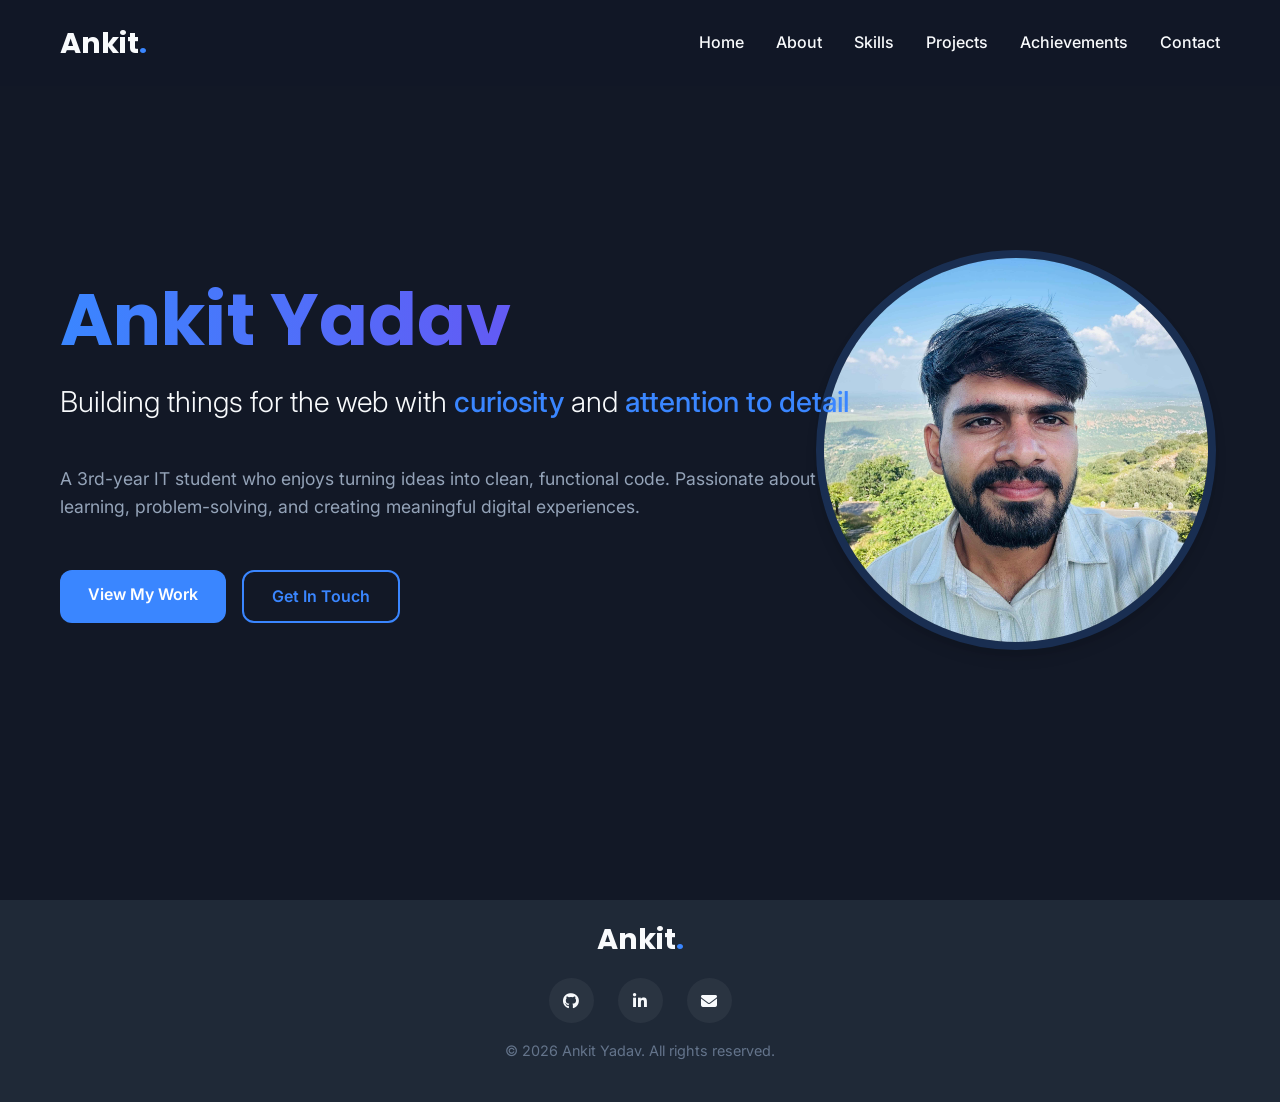
<file: index.html>
<!DOCTYPE html>
<html lang="en">
<head>
    <meta charset="UTF-8">
    <meta name="viewport" content="width=device-width, initial-scale=1.0">
    <title>Ankit Yadav | Portfolio</title>
    <link rel="stylesheet" href="https://cdnjs.cloudflare.com/ajax/libs/font-awesome/6.4.0/css/all.min.css">
    <link rel="preconnect" href="https://fonts.googleapis.com">
    <link rel="preconnect" href="https://fonts.gstatic.com" crossorigin>
    <link href="https://fonts.googleapis.com/css2?family=Inter:wght@300;400;500;600;700;800&family=Poppins:wght@400;500;600;700&display=swap" rel="stylesheet">
     <link rel="stylesheet" href="./css/style.css">
    <link rel="stylesheet" href="./css/responsive.css">
</head>
<body>
    <!-- Navigation Header -->
    <header>
        <div class="container">
            <nav>
                <div class="logo">Ankit<span>.</span></div>
                <ul class="nav-links">
                    <li><a href="./index.html">Home</a></li>
                    <li><a href="./about.html">About</a></li>
                    <li><a href="./skills.html">Skills</a></li>
                    <li><a href="./projects.html">Projects</a></li>
                    <li><a href="./achievement.html">Achievements</a></li>
                    <li><a href="./contact.html">Contact</a></li>
                </ul>
                <button class="mobile-menu-btn">
                    <i class="fas fa-bars"></i>
                </button>
            </nav>
        </div>
    </header>

    <!-- Hero Section -->
    <section id="home" class="hero">
        <div class="container">
            <div class="hero-content">
                <h1 class="fade-in">Ankit Yadav</h1>
                <p class="hero-tagline fade-in delay-1">
                    Building things for the web with <span>curiosity</span> and <span>attention to detail</span>.
                </p>
                <p class="fade-in delay-2">
                    A 3rd-year IT student who enjoys turning ideas into clean, functional code. Passionate about learning, problem-solving, and creating meaningful digital experiences.
                </p>
                
                <div class="hero-btns fade-in delay-3">
                    <a href="projects.html" class="btn">View My Work</a>
                    <a href="contact.html" class="btn btn-outline">Get In Touch</a>
                </div>
                
            </div>
            <div class="hero-image">
                    <img src="./images/profile.jpg" alt="Ankit Yadav">
                </div>
        </div>
    </section>


    <!-- Footer -->
    <footer>
        <div class="container">
            <div class="footer-content">
                <div class="logo">Ankit<span>.</span></div>
                <div class="social-links">
                    <a href="https://github.com/ankityadav-0208" class="social-link" target="_blank">
                        <i class="fab fa-github"></i>
                    </a>
                    <a href="https://www.linkedin.com/in/ankit-yadav-4b86b7294" class="social-link" target="_blank">
                        <i class="fab fa-linkedin-in"></i>
                    </a>
                    <a href="mailto:vankityadav022@gmail.com" class="social-link">
                        <i class="fas fa-envelope"></i>
                    </a>
                </div>
                <p class="copyright">© 2026 Ankit Yadav. All rights reserved.</p>
            </div>
        </div>
    </footer>

    <script src="js/script.js"></script>
</body>
</html>
</file>
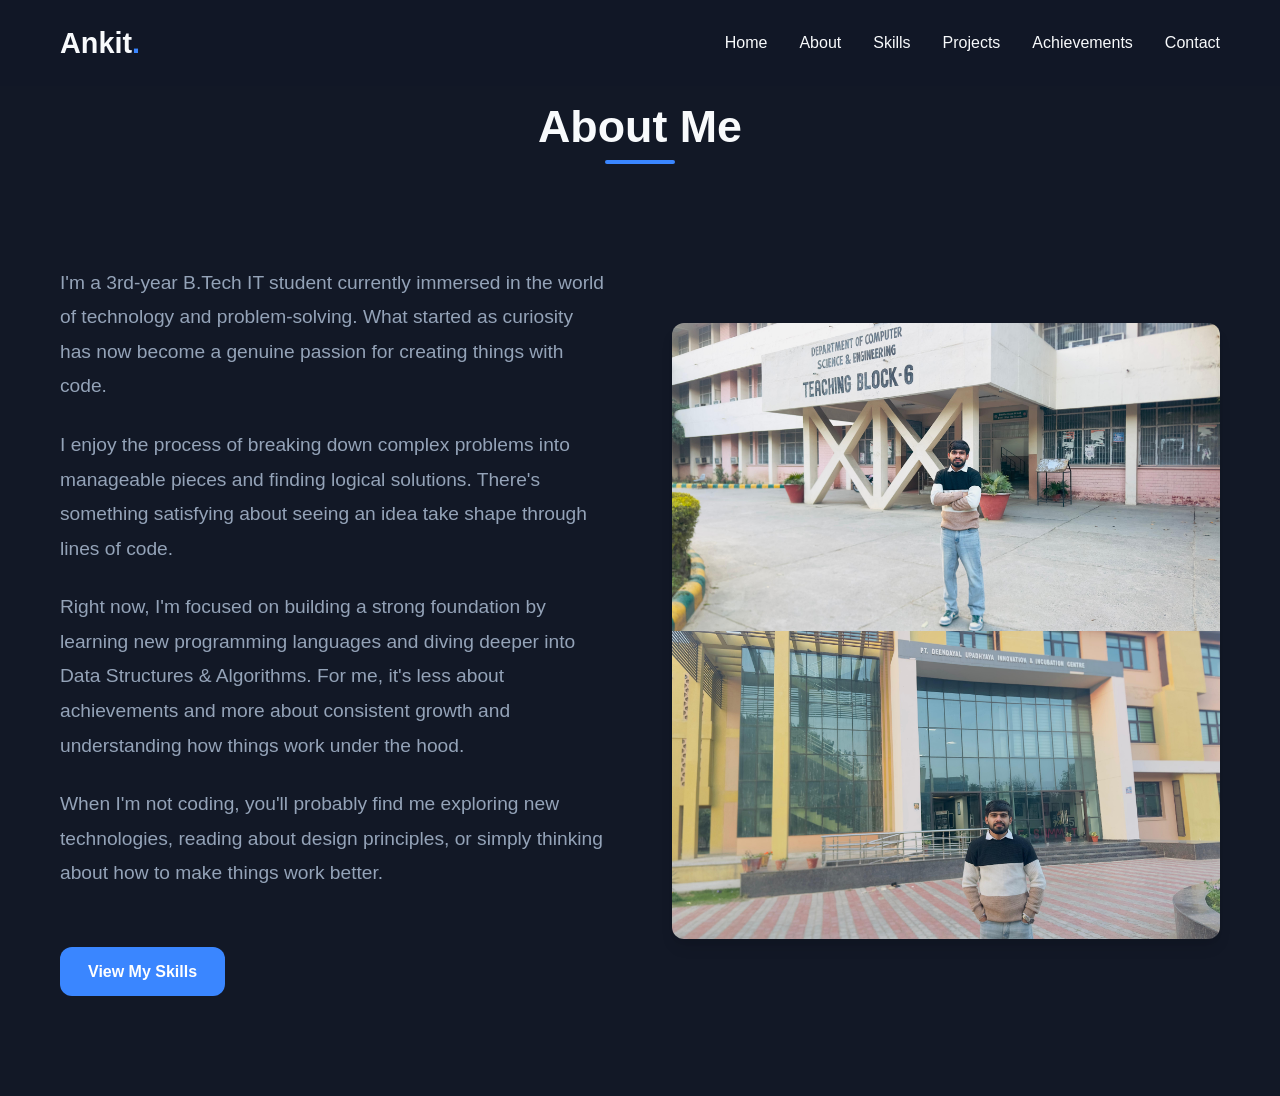
<file: about.html>
<!DOCTYPE html>
<html lang="en">
<head>
    <meta charset="UTF-8">
    <meta name="viewport" content="width=device-width, initial-scale=1.0">
    <title>About | Ankit Yadav</title>
     <link rel="stylesheet" href="./css/style.css">
    <link rel="stylesheet" href="./css/responsive.css">
</head>
<body><!-- Navigation Header -->
<header>
    <div class="container">
        <nav>
            <div class="logo">Ankit<span>.</span></div>
            <ul class="nav-links">
                    <li><a href="./index.html">Home</a></li>
                    <li><a href="./about.html">About</a></li>
                    <li><a href="./skills.html">Skills</a></li>
                    <li><a href="./projects.html">Projects</a></li>
                    <li><a href="./achievement.html">Achievements</a></li>
                    <li><a href="./contact.html">Contact</a></li>
            </ul>
            <button class="mobile-menu-btn">
                <i class="fas fa-bars"></i>
            </button>
        </nav>
    </div>
</header>
    <!-- About Section -->
    <section id="about" class="about">
        <div class="container">
            <div class="section-title">
                <h2>About Me</h2>
            </div>
            <div class="about-content">
                <div class="about-text">
                    <p>
                        I'm a 3rd-year B.Tech IT student currently immersed in the world of technology and problem-solving. What started as curiosity has now become a genuine passion for creating things with code.
                    </p>
                    <p>
                        I enjoy the process of breaking down complex problems into manageable pieces and finding logical solutions. There's something satisfying about seeing an idea take shape through lines of code.
                    </p>
                    <p>
                        Right now, I'm focused on building a strong foundation by learning new programming languages and diving deeper into Data Structures & Algorithms. For me, it's less about achievements and more about consistent growth and understanding how things work under the hood.
                    </p>
                    <p>
                        When I'm not coding, you'll probably find me exploring new technologies, reading about design principles, or simply thinking about how to make things work better.
                    </p>
                    <a href="skills.html" class="btn" style="margin-top: 2rem;">View My Skills</a>
                </div>
                <div class="about-image">
                    <img src="./images/about1.jpeg" alt="Ankit working on code">
                    <img src="./images/about2.jpeg" alt="Ankit working on code">
                </div>
            </div>
        </div>
    </section>

    <script src="js/script.js"></script>
</body>
</html>
</file>
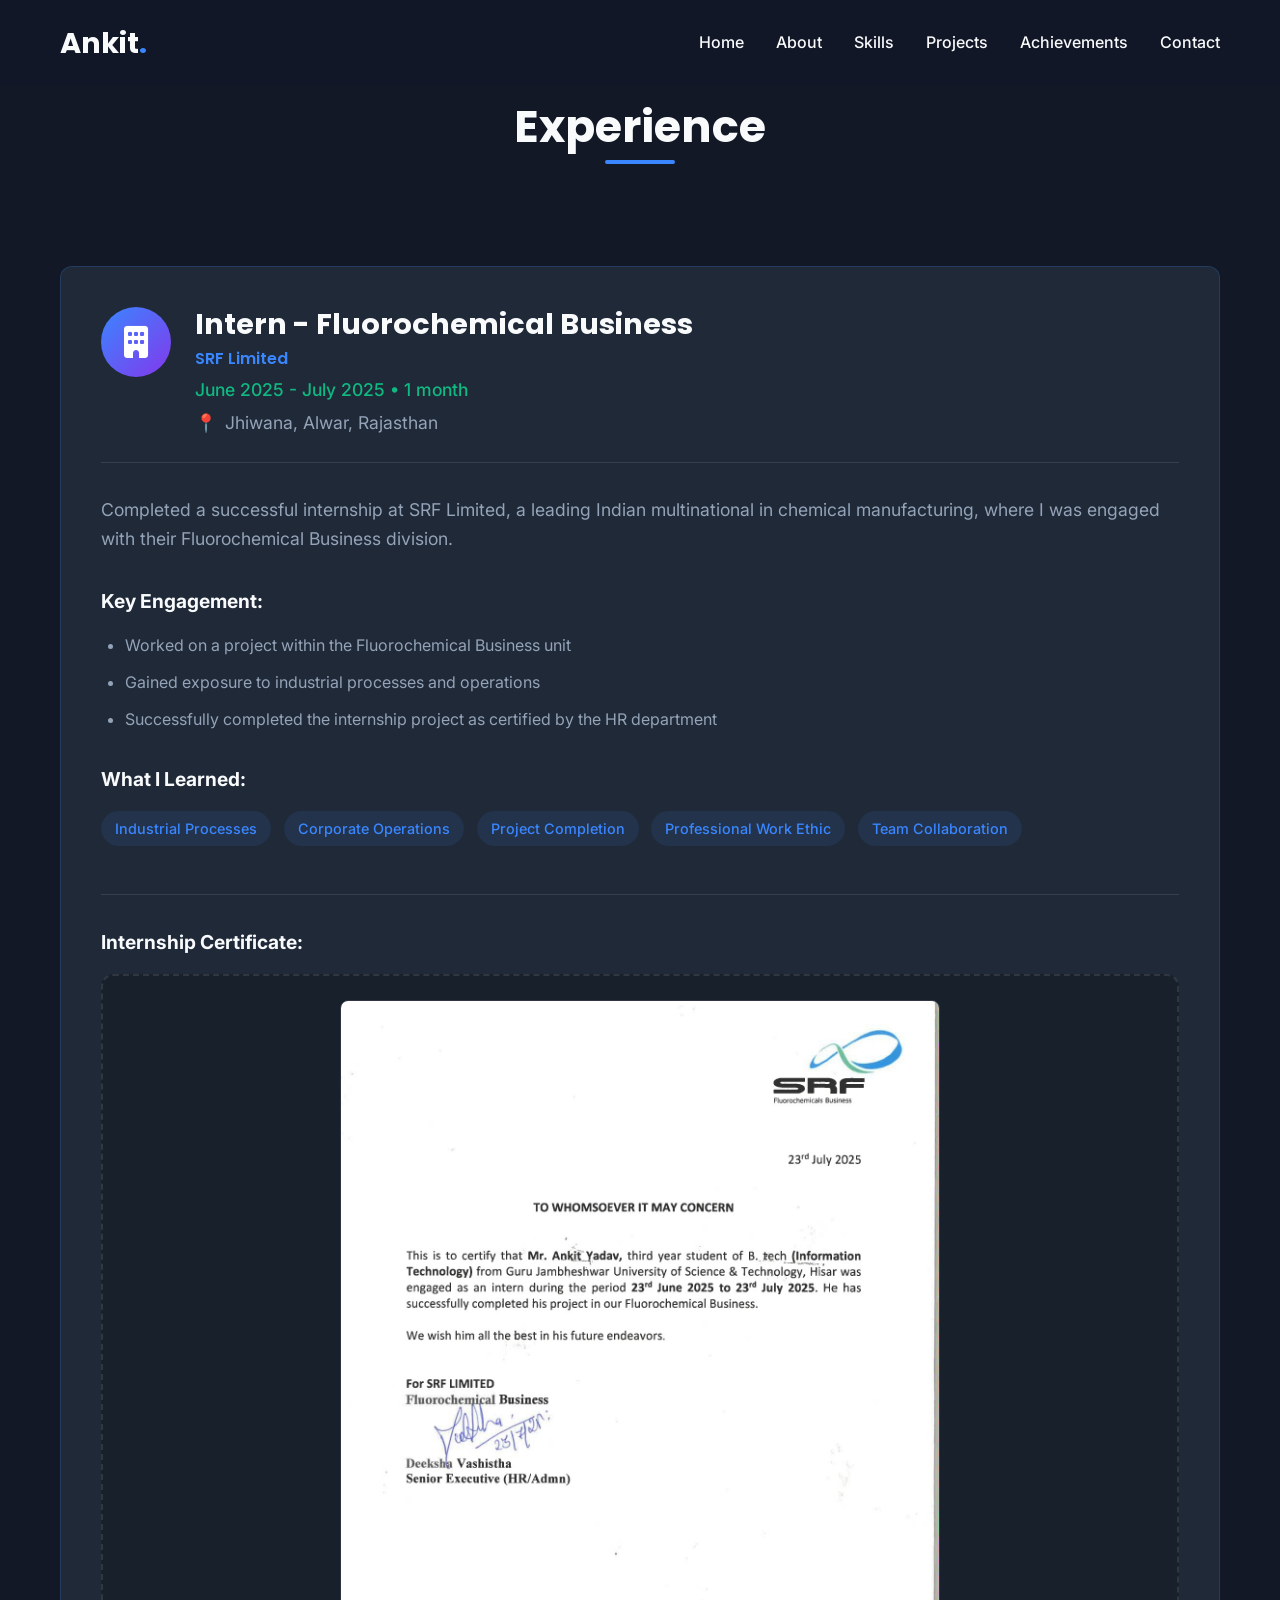
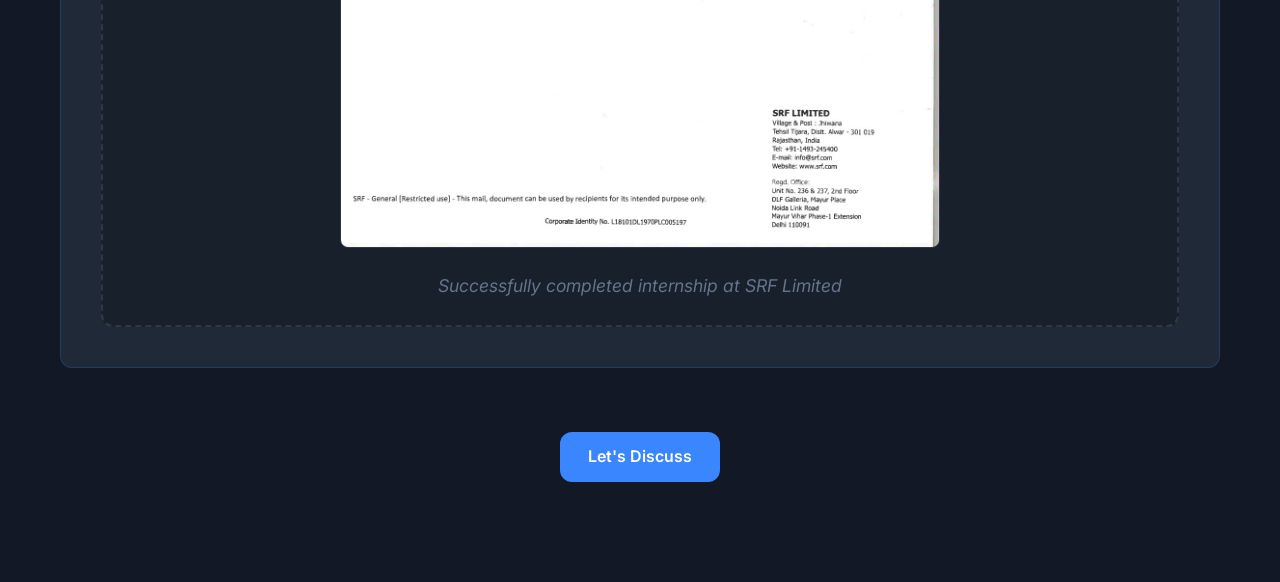
<file: achievement.html>
<!DOCTYPE html>
<html lang="en">
<head>
    <meta charset="UTF-8">
    <meta name="viewport" content="width=device-width, initial-scale=1.0">
    <title>Ankit Yadav | Portfolio</title>
    <link rel="stylesheet" href="https://cdnjs.cloudflare.com/ajax/libs/font-awesome/6.4.0/css/all.min.css">
    <link rel="preconnect" href="https://fonts.googleapis.com">
    <link rel="preconnect" href="https://fonts.gstatic.com" crossorigin>
    <link href="https://fonts.googleapis.com/css2?family=Inter:wght@300;400;500;600;700;800&family=Poppins:wght@400;500;600;700&display=swap" rel="stylesheet">
     <link rel="stylesheet" href="./css/style.css">
    <link rel="stylesheet" href="./css/responsive.css">
</head>
<body>
    <!-- Navigation Header -->
    <header>
        <div class="container">
            <nav>
                <div class="logo">Ankit<span>.</span></div>
                <ul class="nav-links">
                   <li><a href="./index.html">Home</a></li>
                    <li><a href="./about.html">About</a></li>
                    <li><a href="./skills.html">Skills</a></li>
                    <li><a href="./projects.html">Projects</a></li>
                    <li><a href="./achievement.html">Achievements</a></li>
                    <li><a href="./contact.html">Contact</a></li>
                </ul>
                <button class="mobile-menu-btn">
                    <i class="fas fa-bars"></i>
                </button>
            </nav>
        </div>
    </header>


<!-- Add this section to about.html after About Me section -->
<section id="experience" class="experience">
    <div class="container">
        <div class="section-title">
            <h2>Experience</h2>
        </div>
        
        <div class="experience-card fade-in">
            <div class="exp-header">
                <div class="exp-logo">
                    <!-- Add SRF logo or use icon -->
                    <i class="fas fa-building"></i>
                </div>
                <div class="exp-info">
                    <h3>Intern - Fluorochemical Business</h3>
                    <h4>SRF Limited</h4>
                    <p class="exp-duration">June 2025 - July 2025 • 1 month</p>
                    <p class="exp-location">Jhiwana, Alwar, Rajasthan</p>
                </div>
            </div>
            
            <div class="exp-content">
                <p>Completed a successful internship at SRF Limited, a leading Indian multinational in chemical manufacturing, where I was engaged with their Fluorochemical Business division.</p>
                
                <div class="exp-highlights">
                    <h5>Key Engagement:</h5>
                    <ul>
                        <li>Worked on a project within the Fluorochemical Business unit</li>
                        <li>Gained exposure to industrial processes and operations</li>
                        <li>Successfully completed the internship project as certified by the HR department</li>
                    </ul>
                </div>
                
                <div class="exp-skills">
                    <h5>What I Learned:</h5>
                    <div class="skill-tags">
                        <span class="skill-tag">Industrial Processes</span>
                        <span class="skill-tag">Corporate Operations</span>
                        <span class="skill-tag">Project Completion</span>
                        <span class="skill-tag">Professional Work Ethic</span>
                        <span class="skill-tag">Team Collaboration</span>
                    </div>
                </div>
                
                <!-- Certificate Display -->
                <div class="certificate-preview">
                    <h5>Internship Certificate:</h5>
                    <div class="certificate-card">
                        <img src="./images/srf.jpg" alt="SRF Internship Certificate" class="certificate-img">
                        <p class="certificate-note">Successfully completed internship at SRF Limited</p>
                    </div>
                </div>
            </div>
        </div>
         <div class="text-center" style="margin-top: 4rem;">
                <a href="contact.html" class="btn">Let's Discuss</a>
            </div>
    </div>
</section>

    <script src="js/script.js"></script>
</body>
</html>
</file>
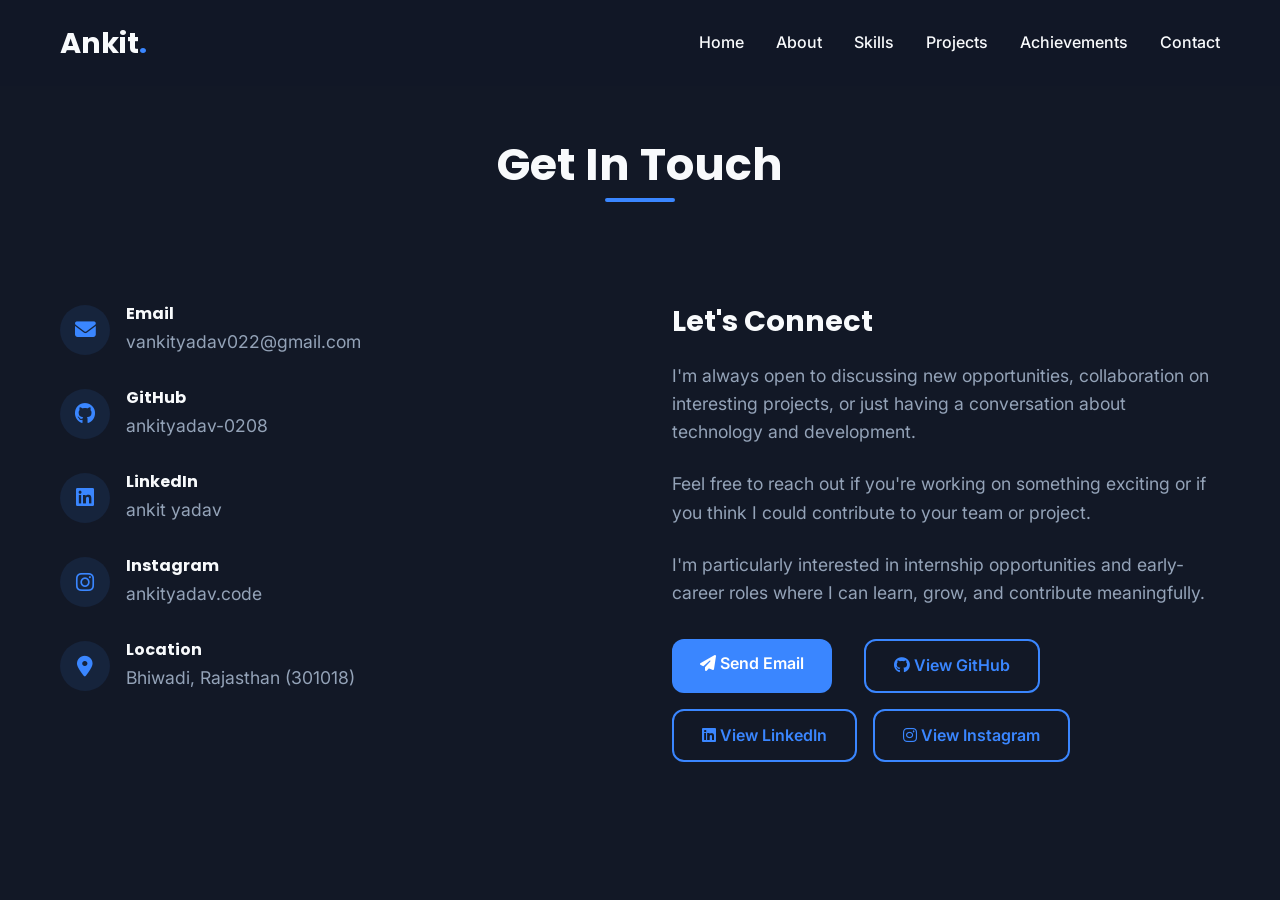
<file: contact.html>
<!DOCTYPE html>
<html lang="en">
<head>
    <meta charset="UTF-8">
    <meta name="viewport" content="width=device-width, initial-scale=1.0">
    <title>Contact | Ankit Yadav</title>
     <link rel="stylesheet" href="https://cdnjs.cloudflare.com/ajax/libs/font-awesome/6.4.0/css/all.min.css">
    <link rel="preconnect" href="https://fonts.googleapis.com">
    <link rel="preconnect" href="https://fonts.gstatic.com" crossorigin>
    <link href="https://fonts.googleapis.com/css2?family=Inter:wght@300;400;500;600;700;800&family=Poppins:wght@400;500;600;700&display=swap" rel="stylesheet">
    <link rel="stylesheet" href="./css/style.css">
    <link rel="stylesheet" href="./css/responsive.css">
</head>
<body>
    <!-- Navigation Header -->
<header>
    <div class="container">
        <nav>
            <div class="logo">Ankit<span>.</span></div>
            <ul class="nav-links">
                    <li><a href="./index.html">Home</a></li>
                    <li><a href="./about.html">About</a></li>
                    <li><a href="./skills.html">Skills</a></li>
                    <li><a href="./projects.html">Projects</a></li>
                    <li><a href="./achievement.html">Achievements</a></li>
                    <li><a href="./contact.html">Contact</a></li>
            </ul>
            <button class="mobile-menu-btn">
                <i class="fas fa-bars"></i>
            </button>
        </nav>
    </div>
</header>
    <!-- Contact Section -->
    <section id="contact" class="contact">
        <div class="container">
            <div class="section-title">
                <h2>Get In Touch</h2>
            </div>
            <div class="contact-content">
                <div class="contact-info">
                    <div class="contact-item">
                        <div class="contact-icon">
                            <i class="fas fa-envelope"></i>
                        </div>
                        <div class="contact-details">
                            <h4>Email</h4>
                            <p>vankityadav022@gmail.com</p>
                        </div>
                    </div>
                    <div class="contact-item">
                        <div class="contact-icon">
                            <i class="fab fa-github"></i>
                        </div>
                        <div class="contact-details">
                            <h4>GitHub</h4>
                            <p>ankityadav-0208</p>
                            
                        </div>
                    </div>
                    <div class="contact-item">
                        <div class="contact-icon">
                            <i class="fab fa-linkedin"></i>
                        </div>
                        <div class="contact-details">
                            <h4>LinkedIn</h4>
                            <p>ankit yadav</p>
                        </div>
                    </div>
                    <div class="contact-item">
                        <div class="contact-icon">
                            <i class="fab fa-instagram"></i>
                        </div>
                        <div class="contact-details">
                            <h4>Instagram</h4>
                            <p>ankityadav.code</p>
                        </div>
                    </div>
                    
                    <div class="contact-item">
                        <div class="contact-icon">
                            <i class="fas fa-map-marker-alt"></i>
                        </div>
                        <div class="contact-details">
                            <h4>Location</h4>
                            <p>Bhiwadi, Rajasthan (301018)</p>
                        </div>
                    </div>
                    
                </div>
                
                <div class="contact-message fade-in">
                    <h3 style="margin-bottom: 1.5rem;">Let's Connect</h3>
                    <p>I'm always open to discussing new opportunities, collaboration on interesting projects, or just having a conversation about technology and development.</p>
                    <p>Feel free to reach out if you're working on something exciting or if you think I could contribute to your team or project.</p>
                    <p>I'm particularly interested in internship opportunities and early-career roles where I can learn, grow, and contribute meaningfully.</p>
                    
                    <div class="contact-form" style="margin-top: 2rem;">
                        <a href="mailto:vankityadav022@gmail.com" class="btn" style="margin-right: 1rem;">
                            <i class="fas fa-paper-plane"></i> Send Email
                        </a>
                        <a href="https://github.com/ankityadav-0208" class="btn btn-outline" target="_blank">
                            <i class="fab fa-github"></i> View GitHub
                        </a>
                        <a href="https://www.linkedin.com/in/ankit-yadav-4b86b7294?utm_source=share&utm_campaign=share_via&utm_content=profile&utm_medium=android_app" class="btn btn-outline" target="_blank">
                            <i class="fab fa-linkedin"></i> View LinkedIn
                        </a>
                        <a href="https://www.instagram.com/ankityadav.code?igsh=cjU5NHJzZzZyMHVx" class="btn btn-outline" target="_blank">
                            <i class="fab fa-instagram"></i> View Instagram
                        </a>
                    </div>
                </div>
            </div>
        </div>
    </section>


    <script src="js/script.js"></script>
</body>
</html>
</file>
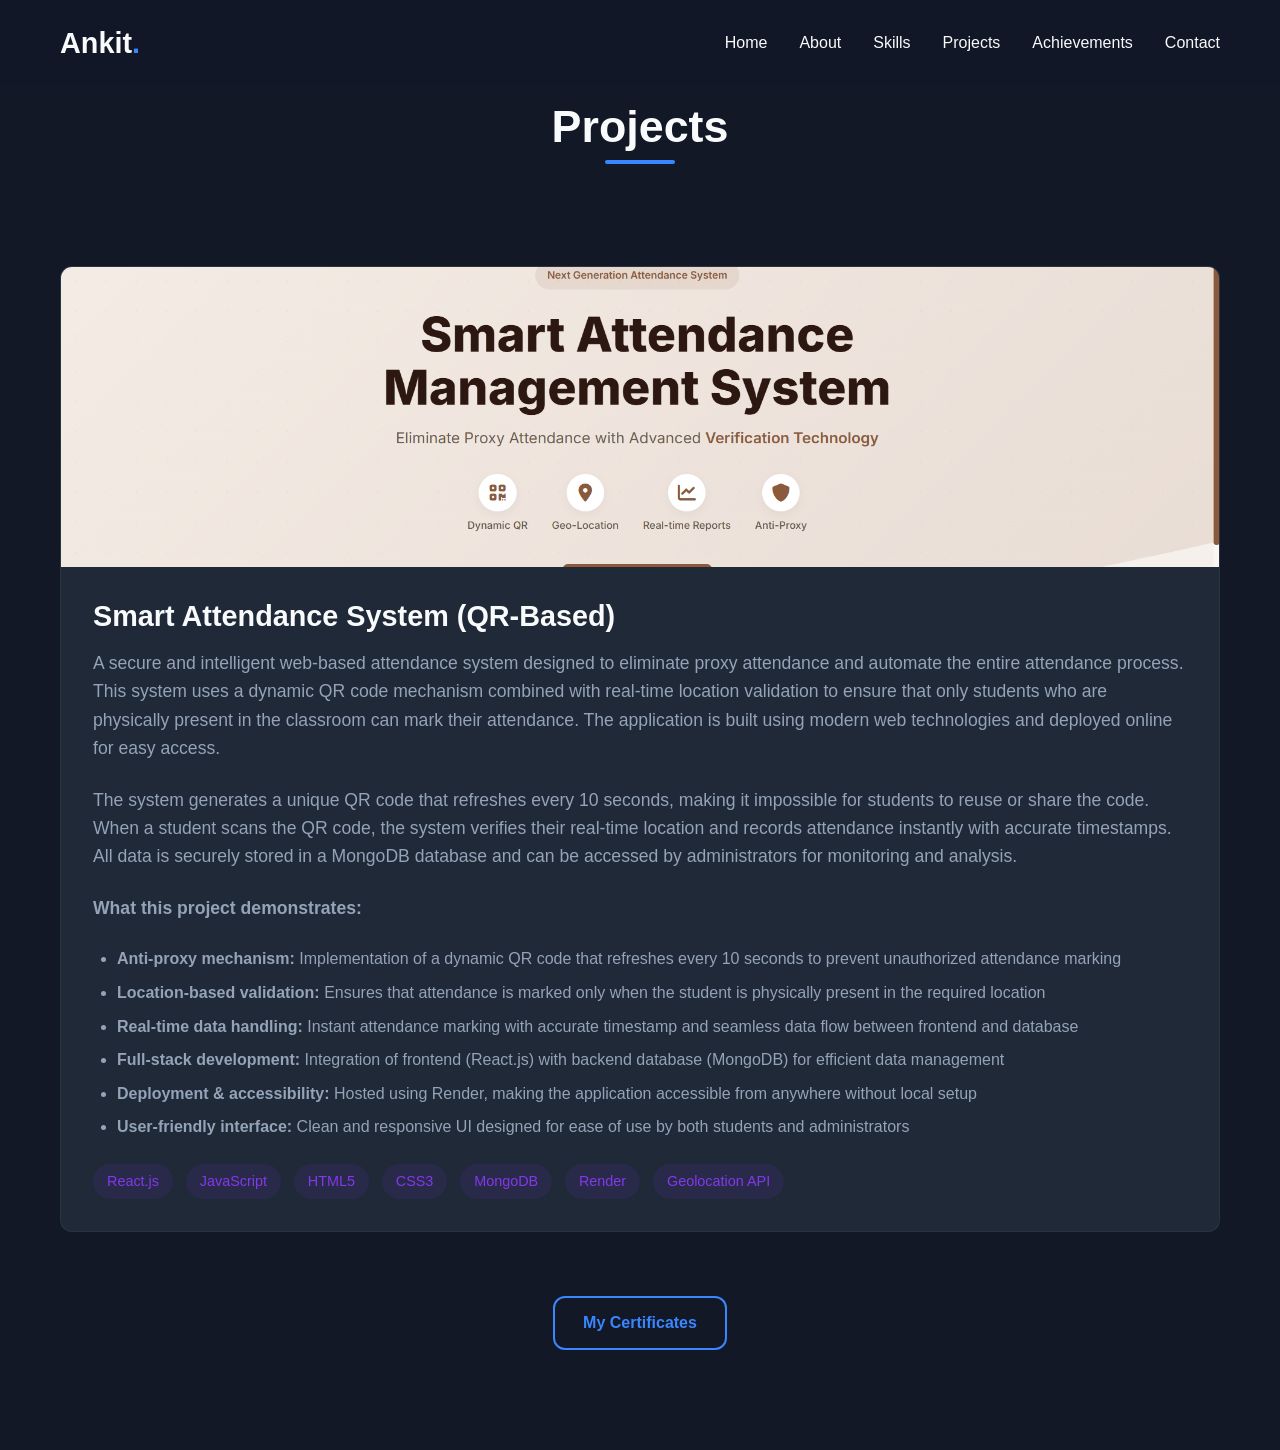
<file: projects.html>
<!DOCTYPE html>
<html lang="en">
<head>
    <meta charset="UTF-8">
    <meta name="viewport" content="width=device-width, initial-scale=1.0">
    <title>Projects | Ankit Yadav</title>
    <link rel="stylesheet" href="./css/style.css">
    <link rel="stylesheet" href="./css/responsive.css">
</head>
<body>
    <!-- Navigation Header -->
<header>
    <div class="container">
        <nav>
            <div class="logo">Ankit<span>.</span></div>
            <ul class="nav-links">
                    <li><a href="./index.html">Home</a></li>
                    <li><a href="./about.html">About</a></li>
                    <li><a href="./skills.html">Skills</a></li>
                    <li><a href="./projects.html">Projects</a></li>
                    <li><a href="./achievement.html">Achievements</a></li>
                    <li><a href="./contact.html">Contact</a></li>
            </ul>
            <button class="mobile-menu-btn">
                <i class="fas fa-bars"></i>
            </button>
        </nav>
    </div>
</header>
    <!-- Projects Section -->
    <section id="projects" class="projects">
        <div class="container">
            <div class="section-title">
                <h2>Projects</h2>
            </div>
            
            <div class="projects-grid">
                <div class="project-card fade-in">
                    <div class="project-image">
                        <img src="./images/smartattendancesystem1.png" alt="Portfolio Project">
                    </div>
                    <div class="project-content">
                        <h3>Smart Attendance System (QR-Based)</h3>
                        <p>
                            A secure and intelligent web-based attendance system designed to eliminate proxy attendance and automate the entire attendance process. 
                            This system uses a dynamic QR code mechanism combined with real-time location validation to ensure that only students who are physically 
                            present in the classroom can mark their attendance. The application is built using modern web technologies and deployed online for easy access.
                        </p>

                        <p>
                            The system generates a unique QR code that refreshes every 10 seconds, making it impossible for students to reuse or share the code. 
                            When a student scans the QR code, the system verifies their real-time location and records attendance instantly with accurate timestamps. 
                            All data is securely stored in a MongoDB database and can be accessed by administrators for monitoring and analysis.
                        </p>

                        <p><strong>What this project demonstrates:</strong></p>
                        <ul class="project-features">
                            <li><strong>Anti-proxy mechanism:</strong> Implementation of a dynamic QR code that refreshes every 10 seconds to prevent unauthorized attendance marking</li>
                            <li><strong>Location-based validation:</strong> Ensures that attendance is marked only when the student is physically present in the required location</li>
                            <li><strong>Real-time data handling:</strong> Instant attendance marking with accurate timestamp and seamless data flow between frontend and database</li>
                            <li><strong>Full-stack development:</strong> Integration of frontend (React.js) with backend database (MongoDB) for efficient data management</li>
                            <li><strong>Deployment & accessibility:</strong> Hosted using Render, making the application accessible from anywhere without local setup</li>
                            <li><strong>User-friendly interface:</strong> Clean and responsive UI designed for ease of use by both students and administrators</li>
                        </ul>

                        <div class="project-tags">
                            <span class="project-tag">React.js</span>
                            <span class="project-tag">JavaScript</span>
                            <span class="project-tag">HTML5</span>
                            <span class="project-tag">CSS3</span>
                            <span class="project-tag">MongoDB</span>
                            <span class="project-tag">Render</span>
                            <span class="project-tag">Geolocation API</span>
                        </div>
                    </div>
                </div>
                
                <!-- <div class="project-card fade-in delay-1">
                    <div class="project-image">
                        <img src="images/project-placeholder1.jpg" alt="Project 2">
                    </div>
                    <div class="project-content">
                        <h3>Weather Dashboard</h3>
                        <p>A weather application that displays current weather conditions and forecasts for any city. Features a clean interface with dynamic data updates.</p>
                        <p><strong>Key features:</strong></p>
                        <ul class="project-features">
                            <li>Fetch and display weather data from API</li>
                            <li>Responsive design with intuitive UI</li>
                            <li>City search functionality</li>
                            <li>Temperature unit conversion</li>
                        </ul>
                        <div class="project-tags">
                            <span class="project-tag">JavaScript</span>
                            <span class="project-tag">API Integration</span>
                            <span class="project-tag">CSS Grid</span>
                            <span class="project-tag">Async/Await</span>
                        </div>
                    </div>
                </div> -->
                
                <!-- <div class="project-card fade-in delay-2">
                    <div class="project-image">
                        <img src="images/project-placeholder2.jpg" alt="Project 3">
                    </div>
                    <div class="project-content">
                        <h3>Task Management App</h3>
                        <p>A simple yet effective task management application that helps users organize their daily tasks with features for adding, editing, and tracking completion.</p>
                        <p><strong>Key features:</strong></p>
                        <ul class="project-features">
                            <li>Add, edit, and delete tasks</li>
                            <li>Mark tasks as complete</li>
                            <li>Local storage for data persistence</li>
                            <li>Clean and minimal interface</li>
                        </ul>
                        <div class="project-tags">
                            <span class="project-tag">JavaScript</span>
                            <span class="project-tag">Local Storage</span>
                            <span class="project-tag">DOM Manipulation</span>
                            <span class="project-tag">CSS Flexbox</span>
                        </div>
                    </div>
                </div> -->
            </div>
            
            <div class="text-center" style="margin-top: 4rem;">
                 <a href="achievement.html" class="btn btn-outline">My Certificates</a>
            </div>
        </div>
    </section>

    <script src="js/script.js"></script>
</body>
</html>
</file>
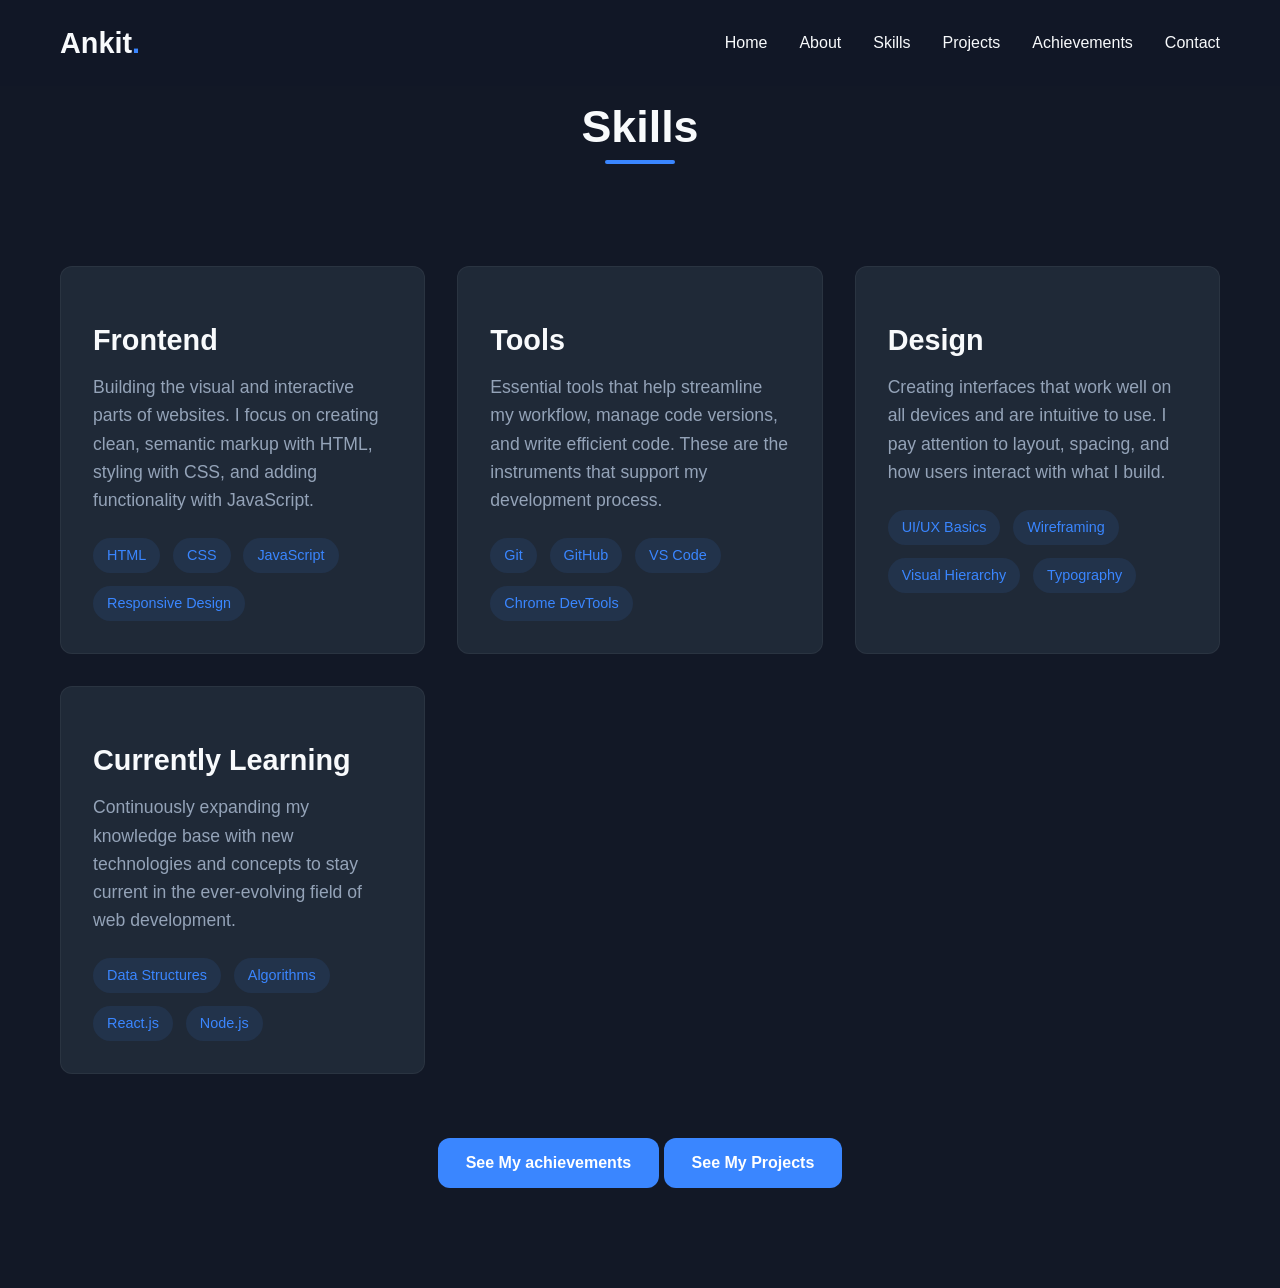
<file: skills.html>
<!DOCTYPE html>
<html lang="en">
<head>
    <meta charset="UTF-8">
    <meta name="viewport" content="width=device-width, initial-scale=1.0">
    <title>Skills | Ankit Yadav</title>
    <link rel="stylesheet" href="./css/style.css">
    <link rel="stylesheet" href="./css/responsive.css">
</head>
<body><!-- Navigation Header -->
<header>
    <div class="container">
        <nav>
            <div class="logo">Ankit<span>.</span></div>
            <ul class="nav-links">
                    <li><a href="./index.html">Home</a></li>
                    <li><a href="./about.html">About</a></li>
                    <li><a href="./skills.html">Skills</a></li>
                    <li><a href="./projects.html">Projects</a></li>
                    <li><a href="./achievement.html">Achievements</a></li>
                    <li><a href="./contact.html">Contact</a></li>
            </ul>
            <button class="mobile-menu-btn">
                <i class="fas fa-bars"></i>
            </button>
        </nav>
    </div>
</header>
    <!-- Skills Section -->
    <section id="skills" class="skills">
        <div class="container">
            <div class="section-title">
                <h2>Skills</h2>
            </div>
            <div class="skills-grid">
                <div class="skill-card fade-in">
                    <div class="skill-icon">
                        <i class="fas fa-code"></i>
                    </div>
                    <h3>Frontend</h3>
                    <p>Building the visual and interactive parts of websites. I focus on creating clean, semantic markup with HTML, styling with CSS, and adding functionality with JavaScript.</p>
                    <div class="skill-items">
                        <span class="skill-tag">HTML</span>
                        <span class="skill-tag">CSS</span>
                        <span class="skill-tag">JavaScript</span>
                        <span class="skill-tag">Responsive Design</span>
                    </div>
                </div>
                <div class="skill-card fade-in delay-1">
                    <div class="skill-icon">
                        <i class="fas fa-tools"></i>
                    </div>
                    <h3>Tools</h3>
                    <p>Essential tools that help streamline my workflow, manage code versions, and write efficient code. These are the instruments that support my development process.</p>
                    <div class="skill-items">
                        <span class="skill-tag">Git</span>
                        <span class="skill-tag">GitHub</span>
                        <span class="skill-tag">VS Code</span>
                        <span class="skill-tag">Chrome DevTools</span>
                    </div>
                </div>
                <div class="skill-card fade-in delay-2">
                    <div class="skill-icon">
                        <i class="fas fa-paint-brush"></i>
                    </div>
                    <h3>Design</h3>
                    <p>Creating interfaces that work well on all devices and are intuitive to use. I pay attention to layout, spacing, and how users interact with what I build.</p>
                    <div class="skill-items">
                        <span class="skill-tag">UI/UX Basics</span>
                        <span class="skill-tag">Wireframing</span>
                        <span class="skill-tag">Visual Hierarchy</span>
                        <span class="skill-tag">Typography</span>
                    </div>
                </div>
                <div class="skill-card fade-in delay-3">
                    <div class="skill-icon">
                        <i class="fas fa-brain"></i>
                    </div>
                    <h3>Currently Learning</h3>
                    <p>Continuously expanding my knowledge base with new technologies and concepts to stay current in the ever-evolving field of web development.</p>
                    <div class="skill-items">
                        <span class="skill-tag">Data Structures</span>
                        <span class="skill-tag">Algorithms</span>
                        <span class="skill-tag">React.js</span>
                        <span class="skill-tag">Node.js</span>
                    </div>
                </div>
            </div>
            <div class="text-center" style="margin-top: 4rem;">
                <a href="achievement.html" class="btn">See My achievements</a>
               
                <a href="projects.html" class="btn">See My Projects</a>
            </div>
        </div>
        
    </section>

    <script src="js/script.js"></script>
</body>
</html>
</file>
<file: css/style.css>
/* style.css - Main Stylesheet */
:root {
    --primary: #3a86ff;
    --primary-dark: #2667cc;
    --secondary: #8338ec;
    --dark: #121826;
    --dark-light: #1f2937;
    --light: #f8fafc;
    --gray: #94a3b8;
    --gray-dark: #64748b;
    --success: #10b981;
    --border-radius: 12px;
    --transition: all 0.3s ease;
    --shadow: 0 10px 15px -3px rgba(0, 0, 0, 0.1), 0 4px 6px -2px rgba(0, 0, 0, 0.05);
    --shadow-light: 0 4px 6px -1px rgba(0, 0, 0, 0.1), 0 2px 4px -1px rgba(0, 0, 0, 0.06);
}

* {
    margin: 0;
    padding: 0;
    box-sizing: border-box;
}

html {
    scroll-behavior: smooth;
}

body {
    font-family: 'Inter', sans-serif;
    background-color: var(--dark);
    color: var(--light);
    line-height: 1.6;
    overflow-x: hidden;
}

.container {
    width: 100%;
    max-width: 1200px;
    margin: 0 auto;
    padding: 0 20px;
}

section {
    padding: 100px 0;
    min-height: 100vh;
    display: flex;
    align-items: center;
}

h1, h2, h3, h4 {
    font-family: 'Poppins', sans-serif;
    font-weight: 700;
    line-height: 1.2;
}

h1 {
    font-size: 4.5rem;
    margin-bottom: 1rem;
    background: linear-gradient(90deg, var(--primary), var(--secondary));
    -webkit-background-clip: text;
    background-clip: text;
    color: transparent;
}

h2 {
    font-size: 2.8rem;
    margin-bottom: 3rem;
    position: relative;
    display: inline-block;
}

h2::after {
    content: '';
    position: absolute;
    bottom: -10px;
    left: 0;
    width: 70px;
    height: 4px;
    background: var(--primary);
    border-radius: 2px;
}

h3 {
    font-size: 1.8rem;
    margin-bottom: 1rem;
}

p {
    font-size: 1.1rem;
    color: var(--gray);
    margin-bottom: 1.5rem;
}

a {
    text-decoration: none;
    color: inherit;
    transition: var(--transition);
}

.btn {
    display: inline-block;
    background-color: var(--primary);
    color: white;
    padding: 12px 28px;
    border-radius: var(--border-radius);
    font-weight: 600;
    border: none;
    cursor: pointer;
    transition: var(--transition);
    font-size: 1rem;
}

.btn:hover {
    background-color: var(--primary-dark);
    transform: translateY(-3px);
    box-shadow: var(--shadow);
}

.btn-outline {
    background-color: transparent;
    border: 2px solid var(--primary);
    color: var(--primary);
}

.btn-outline:hover {
    background-color: rgba(58, 134, 255, 0.1);
}

.section-title {
    text-align: center;
    margin-bottom: 4rem;
}

.section-title h2::after {
    left: 50%;
    transform: translateX(-50%);
}

.text-center {
    text-align: center;
}

/* Header & Navigation */
header {
    position: fixed;
    top: 0;
    left: 0;
    width: 100%;
    z-index: 1000;
    background-color: rgba(18, 24, 38, 0.95);
    backdrop-filter: blur(10px);
    padding: 20px 0;
    transition: var(--transition);
}

nav {
    display: flex;
    justify-content: space-between;
    align-items: center;
}

.logo {
    font-family: 'Poppins', sans-serif;
    font-size: 1.8rem;
    font-weight: 700;
    color: var(--light);
}

.logo span {
    color: var(--primary);
}

.nav-links {
    display: flex;
    list-style: none;
    gap: 2rem;
}

.nav-links a {
    font-weight: 500;
    position: relative;
}

.nav-links a::after {
    content: '';
    position: absolute;
    bottom: -5px;
    left: 0;
    width: 0;
    height: 2px;
    background-color: var(--primary);
    transition: var(--transition);
}

.nav-links a:hover::after {
    width: 100%;
}

.mobile-menu-btn {
    display: none;
    background: none;
    border: none;
    color: var(--light);
    font-size: 1.5rem;
    cursor: pointer;
}

/* Hero Section */
.hero {
    padding-top: 100px;
    position: relative;
    overflow: hidden;
}

.hero-content {
    max-width: 800px;
    position: relative;
    z-index: 2;
}

.hero-tagline {
    font-size: 1.8rem;
    margin-bottom: 2.5rem;
    color: var(--light);
    font-weight: 300;
}

.hero-tagline span {
    color: var(--primary);
    font-weight: 500;
}

.hero-btns {
    display: flex;
    gap: 1rem;
    margin-top: 3rem;
}

.hero-image {
    position: absolute;
    right: 5%;
    top: 50%;
    transform: translateY(-50%);
    width: 400px;
    height: 400px;
    border-radius: 50%;
    overflow: hidden;
    border: 8px solid rgba(58, 134, 255, 0.2);
    box-shadow: var(--shadow);
    z-index: 1;
}

.hero-image img {
    width: 100%;
    height: 100%;
    object-fit: cover;
}

/* About Section */
.about-content {
    display: grid;
    grid-template-columns: 1fr 1fr;
    gap: 4rem;
    align-items: center;
}

.about-text p {
    font-size: 1.2rem;
    line-height: 1.8;
}

.about-image {
    border-radius: var(--border-radius);
    overflow: hidden;
    box-shadow: var(--shadow);
}

.about-image img {
    width: 100%;
    height: auto;
    display: block;
    transition: var(--transition);
}

.about-image:hover img {
    transform: scale(1.05);
}

/* Skills Section */
.skills-grid {
    display: grid;
    grid-template-columns: repeat(auto-fill, minmax(300px, 1fr));
    gap: 2rem;
}

.skill-card {
    background-color: var(--dark-light);
    border-radius: var(--border-radius);
    padding: 2rem;
    transition: var(--transition);
    border: 1px solid rgba(255, 255, 255, 0.05);
}

.skill-card:hover {
    transform: translateY(-10px);
    box-shadow: var(--shadow);
    border-color: var(--primary);
}

.skill-icon {
    font-size: 2.5rem;
    color: var(--primary);
    margin-bottom: 1.5rem;
}

.skill-items {
    display: flex;
    flex-wrap: wrap;
    gap: 0.8rem;
    margin-top: 1.5rem;
}

.skill-tag {
    background-color: rgba(58, 134, 255, 0.1);
    color: var(--primary);
    padding: 6px 14px;
    border-radius: 20px;
    font-size: 0.9rem;
    font-weight: 500;
}

/* Projects Section */
.projects-grid {
    display: flex;
    flex-direction: column;
    gap: 3rem;
}

.project-card {
    background-color: var(--dark-light);
    border-radius: var(--border-radius);
    overflow: hidden;
    transition: var(--transition);
    border: 1px solid rgba(255, 255, 255, 0.05);
}

.project-card:hover {
    transform: translateY(-10px);
    box-shadow: var(--shadow);
    border-color: var(--primary);
}

.project-image {
    height: 300px;
    overflow: hidden;
}

.project-image img {
    width: 100%;
    height: 100%;
    object-fit: cover;
    transition: var(--transition);
}

.project-card:hover .project-image img {
    transform: scale(1.05);
}

.project-content {
    padding: 2rem;
}

.project-features {
    color: var(--gray);
    margin-left: 1.5rem;
    margin-bottom: 1.5rem;
}

.project-features li {
    margin-bottom: 0.5rem;
}

.project-tags {
    display: flex;
    flex-wrap: wrap;
    gap: 0.8rem;
    margin-top: 1.5rem;
}

.project-tag {
    background-color: rgba(131, 56, 236, 0.1);
    color: var(--secondary);
    padding: 6px 14px;
    border-radius: 20px;
    font-size: 0.9rem;
    font-weight: 500;
}

/* Contact Section */
.contact-content {
    display: grid;
    grid-template-columns: 1fr 1fr;
    gap: 4rem;
}

.contact-info {
    display: flex;
    flex-direction: column;
    gap: 2rem;
}

.contact-item {
    display: flex;
    align-items: center;
    gap: 1rem;
}

.contact-icon {
    width: 50px;
    height: 50px;
    background-color: rgba(58, 134, 255, 0.1);
    border-radius: 50%;
    display: flex;
    align-items: center;
    justify-content: center;
    font-size: 1.3rem;
    color: var(--primary);
}

.contact-details h4 {
    margin-bottom: 0.3rem;
}

.contact-details p {
    margin-bottom: 0;
    color: var(--gray);
}

.contact-form {
    display: flex;
    flex-wrap: wrap;
    gap: 1rem;
}

/* Experience Section Styles */
.experience-card {
    background-color: var(--dark-light);
    border-radius: var(--border-radius);
    padding: 2.5rem;
    margin-bottom: 3rem;
    border: 1px solid rgba(58, 134, 255, 0.2);
    transition: var(--transition);
}

.experience-card:hover {
    transform: translateY(-5px);
    box-shadow: var(--shadow);
    border-color: var(--primary);
}

.exp-header {
    display: flex;
    align-items: flex-start;
    gap: 1.5rem;
    margin-bottom: 2rem;
    padding-bottom: 1.5rem;
    border-bottom: 1px solid rgba(255, 255, 255, 0.1);
}

.exp-logo {
    width: 70px;
    height: 70px;
    background: linear-gradient(135deg, var(--primary), var(--secondary));
    border-radius: 50%;
    display: flex;
    align-items: center;
    justify-content: center;
    font-size: 2rem;
    color: white;
    flex-shrink: 0;
}

.exp-info h3 {
    color: var(--light);
    margin-bottom: 0.5rem;
}

.exp-info h4 {
    color: var(--primary);
    font-weight: 600;
    margin-bottom: 0.5rem;
}

.exp-duration {
    color: var(--success);
    font-weight: 500;
    margin-bottom: 0.3rem !important;
}

.exp-location {
    color: var(--gray);
    margin-bottom: 0 !important;
    display: flex;
    align-items: center;
    gap: 0.5rem;
}

.exp-location::before {
    content: "📍";
}

.exp-content p {
    font-size: 1.1rem;
    line-height: 1.7;
}

.exp-highlights {
    margin: 2rem 0;
}

.exp-highlights h5 {
    color: var(--light);
    margin-bottom: 1rem;
    font-size: 1.2rem;
}

.exp-highlights ul {
    color: var(--gray);
    margin-left: 1.5rem;
    margin-bottom: 1.5rem;
}

.exp-highlights li {
    margin-bottom: 0.7rem;
    line-height: 1.6;
}

.exp-skills {
    margin: 2rem 0;
}

.exp-skills h5 {
    color: var(--light);
    margin-bottom: 1rem;
    font-size: 1.2rem;
}

.skill-tags {
    display: flex;
    flex-wrap: wrap;
    gap: 0.8rem;
}

.certificate-preview {
    margin-top: 3rem;
    padding-top: 2rem;
    border-top: 1px solid rgba(255, 255, 255, 0.1);
}

.certificate-preview h5 {
    color: var(--light);
    margin-bottom: 1rem;
    font-size: 1.2rem;
}

.certificate-card {
    background-color: rgba(0, 0, 0, 0.2);
    border-radius: var(--border-radius);
    padding: 1.5rem;
    text-align: center;
    border: 2px dashed rgba(255, 255, 255, 0.1);
}

.certificate-img {
    width: 100%;
    max-width: 600px;
    height: auto;
    border-radius: 8px;
    margin-bottom: 1rem;
    border: 1px solid rgba(255, 255, 255, 0.1);
}

.certificate-note {
    font-style: italic;
    color: var(--gray-dark);
    margin-bottom: 0 !important;
}




/* Footer */
footer {
    background-color: var(--dark-light);
    padding: 1rem 0;
    text-align: center;
}

.footer-content {
    display: flex;
    flex-direction: column;
    align-items: center;
    gap: 1rem;
}

.social-links {
    display: flex;
    gap: 1.5rem;
}

.social-link {
    width: 45px;
    height: 45px;
    background-color: rgba(255, 255, 255, 0.05);
    border-radius: 50%;
    display: flex;
    align-items: center;
    justify-content: center;
    transition: var(--transition);
}

.social-link:hover {
    background-color: var(--primary);
    transform: translateY(-5px);
}

.copyright {
    color: var(--gray-dark);
    font-size: 0.9rem;
}

/* Welcome Message */
.welcome-message {
    text-align: center;
    padding: 100px 0;
}

/* Animation for subtle entrance */
@keyframes fadeInUp {
    from {
        opacity: 0;
        transform: translateY(30px);
    }
    to {
        opacity: 1;
        transform: translateY(0);
    }
}

.fade-in {
    animation: fadeInUp 0.8s ease forwards;
}

.delay-1 {
    animation-delay: 0.2s;
    opacity: 0;
}

.delay-2 {
    animation-delay: 0.4s;
    opacity: 0;
}

.delay-3 {
    animation-delay: 0.6s;
    opacity: 0;
}
</file>
<file: css/responsive.css>
/* responsive.css - Responsive Styles */
@media (max-width: 1024px) {
    h1 {
        font-size: 3.8rem;
    }
    
    h2 {
        font-size: 2.5rem;
    }
    
    .hero-image {
        width: 350px;
        height: 350px;
    }
}

@media (max-width: 900px) {
    .hero-image {
        position: relative;
        right: auto;
        top: auto;
        transform: none;
        margin: 3rem auto 0;
        width: 300px;
        height: 300px;
    }
    
    .hero {
        text-align: center;
        padding-top: 150px;
        flex-direction: column;
    }
    
    .hero-btns {
        justify-content: center;
    }
    
    .about-content, .contact-content {
        grid-template-columns: 1fr;
    }
    
    .about-image {
        order: -1;
    }
}

@media (max-width: 768px) {
    h1 {
        font-size: 3rem;
    }
    
    h2 {
        font-size: 2.2rem;
    }
    
    .nav-links {
        position: fixed;
        top: 70px;
        right: -100%;
        flex-direction: column;
        background-color: var(--dark-light);
        width: 80%;
        max-width: 300px;
        height: calc(100vh - 70px);
        padding: 2rem;
        transition: var(--transition);
        box-shadow: var(--shadow);
    }
    
    .nav-links.active {
        right: 0;
    }
    
    .mobile-menu-btn {
        display: block;
    }
    
    .skills-grid {
        grid-template-columns: 1fr;
    }
    
    section {
        padding: 80px 0;
    }
}

@media (max-width: 576px) {
    h1 {
        font-size: 2.5rem;
    }
    
    h2 {
        font-size: 2rem;
    }
    
    .hero-tagline {
        font-size: 1.5rem;
    }
    
    .hero-btns {
        flex-direction: column;
        align-items: center;
    }
    
    .btn {
        width: 100%;
        text-align: center;
        margin-bottom: 1rem;
    }
    
    .contact-form {
        flex-direction: column;
    }
    
    section {
        padding: 60px 0;
    }
    
    .project-image {
        height: 200px;
    }
}
</file>
